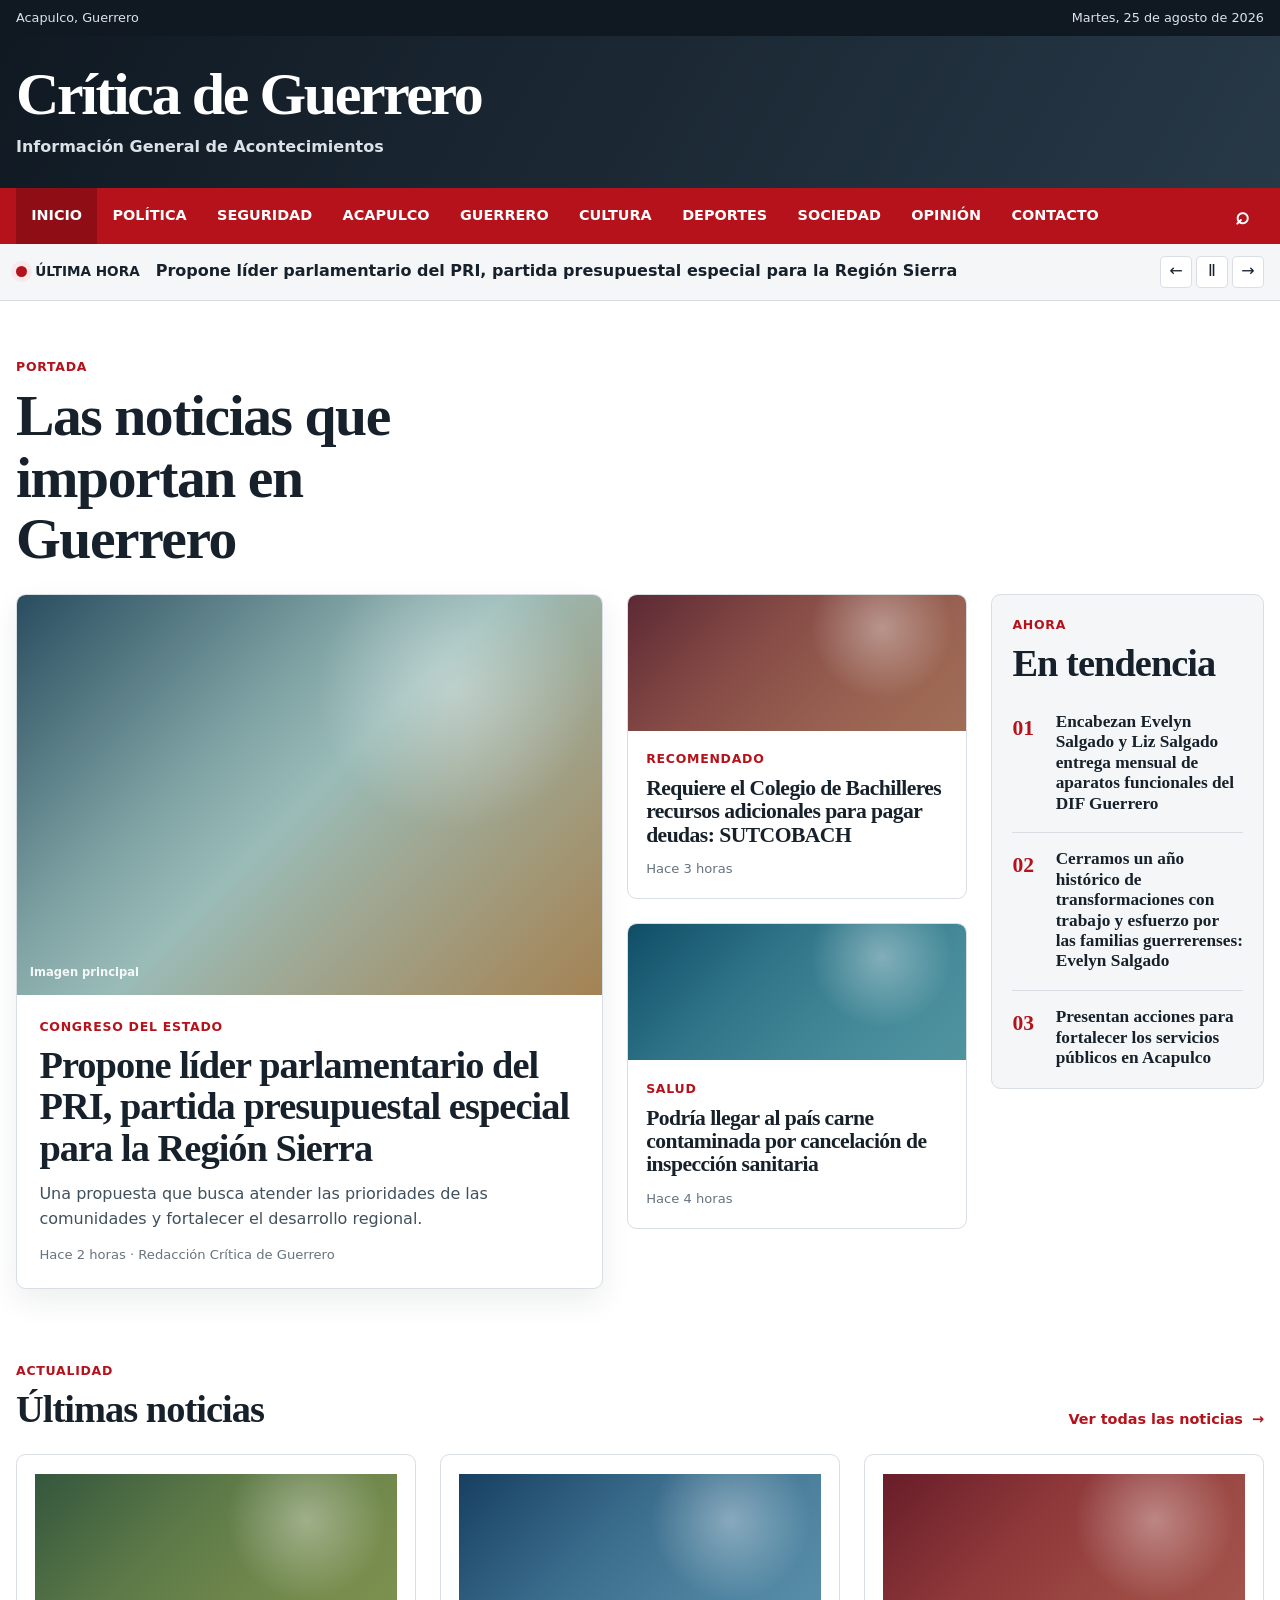
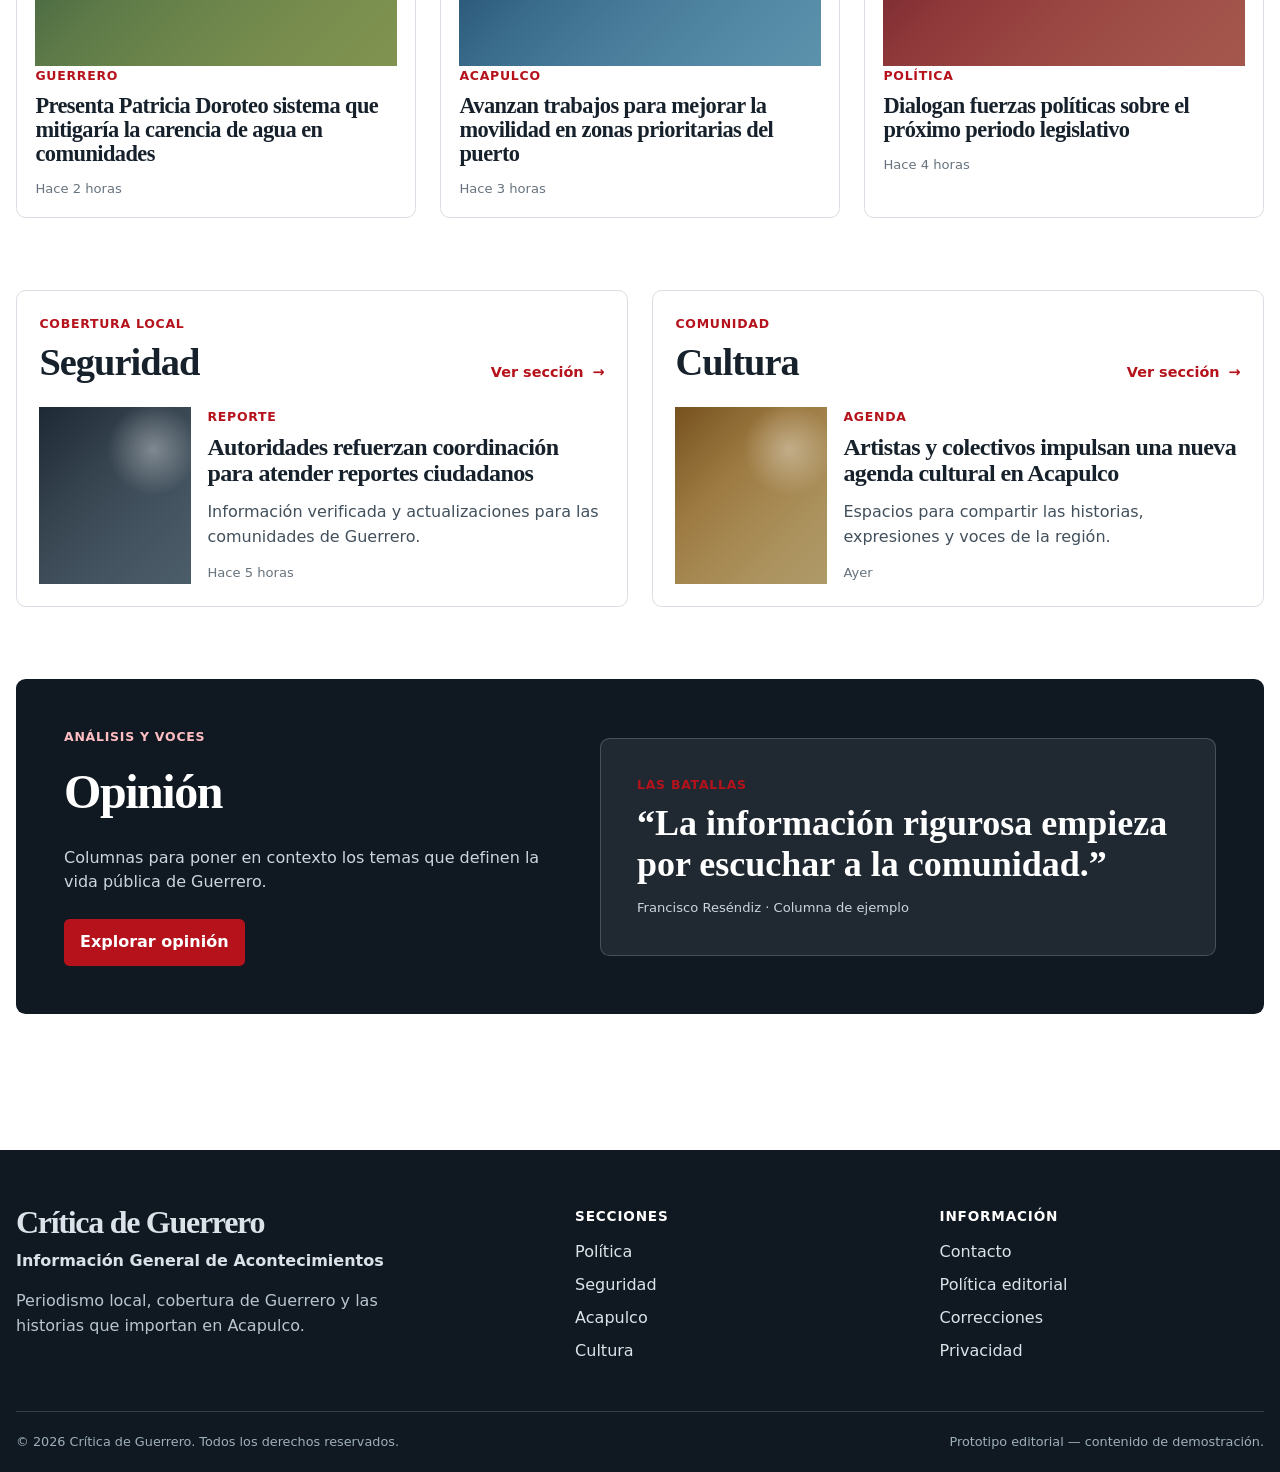
<file: index.html>
<!doctype html>
<html lang="es-MX">
  <head>
    <meta charset="UTF-8" />
    <meta name="viewport" content="width=device-width, initial-scale=1" />
    <meta name="description" content="Crítica de Guerrero: información general de acontecimientos en Guerrero y Acapulco." />
    <title>Crítica de Guerrero | Información General de Acontecimientos</title>
    <link rel="stylesheet" href="/assets/css/site.css" />
    <script src="/assets/js/site.js" defer></script>
  </head>
  <body>
    <a class="skip-link" href="#contenido">Saltar al contenido</a>

    <header class="site-header">
      <div class="utility-bar">
        <div class="shell utility-bar__content">
          <p>Acapulco, Guerrero</p>
          <p><time datetime="2026-08-25">Martes, 25 de agosto de 2026</time></p>
        </div>
      </div>

      <div class="masthead">
        <div class="shell masthead__content">
          <a class="brand" href="/" aria-label="Crítica de Guerrero, inicio">
            <span class="brand__name">Crítica de Guerrero</span>
            <span class="brand__tagline">Información General de Acontecimientos</span>
          </a>
          <button class="menu-toggle" type="button" aria-expanded="false" aria-controls="primary-navigation">
            <span class="menu-toggle__label">Menú</span>
            <span class="menu-toggle__icon" aria-hidden="true"></span>
          </button>
        </div>
      </div>

      <nav class="primary-navigation" id="primary-navigation" aria-label="Navegación principal">
        <div class="shell primary-navigation__content">
          <a class="is-current" href="/" aria-current="page">Inicio</a>
          <a href="#politica">Política</a>
          <a href="#seguridad">Seguridad</a>
          <a href="#acapulco">Acapulco</a>
          <a href="#guerrero">Guerrero</a>
          <a href="#cultura">Cultura</a>
          <a href="#deportes">Deportes</a>
          <a href="#sociedad">Sociedad</a>
          <a href="#opinion">Opinión</a>
          <a href="#contacto">Contacto</a>
          <button class="search-button" type="button" aria-label="Abrir búsqueda">⌕</button>
        </div>
      </nav>

      <section class="ticker" aria-label="Última hora">
        <div class="shell ticker__content">
          <div class="ticker__label"><span aria-hidden="true"></span>Última hora</div>
          <a class="ticker__headline" href="#principal" data-ticker-link>Propone líder parlamentario del PRI, partida presupuestal especial para la Región Sierra</a>
          <div class="ticker__controls">
            <button type="button" class="ticker__button" data-ticker-previous aria-label="Titular anterior">←</button>
            <button type="button" class="ticker__button" data-ticker-toggle aria-label="Pausar titulares" aria-pressed="false">Ⅱ</button>
            <button type="button" class="ticker__button" data-ticker-next aria-label="Siguiente titular">→</button>
          </div>
        </div>
      </section>
    </header>

    <main id="contenido">
      <section class="hero shell" aria-labelledby="principal-heading">
        <div class="section-heading">
          <p class="eyebrow">Portada</p>
          <h1 id="principal-heading">Las noticias que importan en Guerrero</h1>
        </div>

        <div class="hero-grid">
          <article class="lead-story" id="principal">
            <div class="story-visual story-visual--lead" aria-hidden="true"><span>Imagen principal</span></div>
            <div class="lead-story__content">
              <p class="story-label">Congreso del Estado</p>
              <h2><a href="#">Propone líder parlamentario del PRI, partida presupuestal especial para la Región Sierra</a></h2>
              <p class="story-summary">Una propuesta que busca atender las prioridades de las comunidades y fortalecer el desarrollo regional.</p>
              <p class="story-meta"><time datetime="2026-08-25T08:30:00-06:00">Hace 2 horas</time> · Redacción Crítica de Guerrero</p>
            </div>
          </article>

          <div class="hero-secondary" aria-label="Historias destacadas">
            <article class="story-card story-card--compact">
              <div class="story-visual story-visual--warm" aria-hidden="true"></div>
              <div>
                <p class="story-label">Recomendado</p>
                <h2><a href="#">Requiere el Colegio de Bachilleres recursos adicionales para pagar deudas: SUTCOBACH</a></h2>
                <p class="story-meta"><time datetime="2026-08-25T07:40:00-06:00">Hace 3 horas</time></p>
              </div>
            </article>
            <article class="story-card story-card--compact">
              <div class="story-visual story-visual--sea" aria-hidden="true"></div>
              <div>
                <p class="story-label">Salud</p>
                <h2><a href="#">Podría llegar al país carne contaminada por cancelación de inspección sanitaria</a></h2>
                <p class="story-meta"><time datetime="2026-08-25T06:55:00-06:00">Hace 4 horas</time></p>
              </div>
            </article>
          </div>

          <aside class="trending" aria-labelledby="tendencias-heading">
            <div class="section-heading section-heading--small">
              <p class="eyebrow">Ahora</p>
              <h2 id="tendencias-heading">En tendencia</h2>
            </div>
            <ol class="trending-list">
              <li>
                <span>01</span>
                <a href="#">Encabezan Evelyn Salgado y Liz Salgado entrega mensual de aparatos funcionales del DIF Guerrero</a>
              </li>
              <li>
                <span>02</span>
                <a href="#">Cerramos un año histórico de transformaciones con trabajo y esfuerzo por las familias guerrerenses: Evelyn Salgado</a>
              </li>
              <li>
                <span>03</span>
                <a href="#">Presentan acciones para fortalecer los servicios públicos en Acapulco</a>
              </li>
            </ol>
          </aside>
        </div>
      </section>

      <section class="news-section shell" id="guerrero" aria-labelledby="ultimas-heading">
        <div class="section-heading section-heading--row">
          <div>
            <p class="eyebrow">Actualidad</p>
            <h2 id="ultimas-heading">Últimas noticias</h2>
          </div>
          <a class="text-link" href="#">Ver todas las noticias <span aria-hidden="true">→</span></a>
        </div>
        <div class="latest-grid">
          <article class="story-card">
            <div class="story-visual story-visual--green" aria-hidden="true"></div>
            <p class="story-label">Guerrero</p>
            <h3><a href="#">Presenta Patricia Doroteo sistema que mitigaría la carencia de agua en comunidades</a></h3>
            <p class="story-meta"><time datetime="2026-08-25T08:05:00-06:00">Hace 2 horas</time></p>
          </article>
          <article class="story-card" id="acapulco">
            <div class="story-visual story-visual--blue" aria-hidden="true"></div>
            <p class="story-label">Acapulco</p>
            <h3><a href="#">Avanzan trabajos para mejorar la movilidad en zonas prioritarias del puerto</a></h3>
            <p class="story-meta"><time datetime="2026-08-25T07:15:00-06:00">Hace 3 horas</time></p>
          </article>
          <article class="story-card" id="politica">
            <div class="story-visual story-visual--red" aria-hidden="true"></div>
            <p class="story-label">Política</p>
            <h3><a href="#">Dialogan fuerzas políticas sobre el próximo periodo legislativo</a></h3>
            <p class="story-meta"><time datetime="2026-08-25T06:30:00-06:00">Hace 4 horas</time></p>
          </article>
        </div>
      </section>

      <section class="section-split shell">
        <div class="section-panel" id="seguridad">
          <div class="section-heading section-heading--row">
            <div>
              <p class="eyebrow">Cobertura local</p>
              <h2>Seguridad</h2>
            </div>
            <a class="text-link" href="#">Ver sección <span aria-hidden="true">→</span></a>
          </div>
          <article class="horizontal-story">
            <div class="story-visual story-visual--dark" aria-hidden="true"></div>
            <div>
              <p class="story-label">Reporte</p>
              <h3><a href="#">Autoridades refuerzan coordinación para atender reportes ciudadanos</a></h3>
              <p class="story-summary">Información verificada y actualizaciones para las comunidades de Guerrero.</p>
              <p class="story-meta"><time datetime="2026-08-25T05:45:00-06:00">Hace 5 horas</time></p>
            </div>
          </article>
        </div>

        <div class="section-panel" id="cultura">
          <div class="section-heading section-heading--row">
            <div>
              <p class="eyebrow">Comunidad</p>
              <h2>Cultura</h2>
            </div>
            <a class="text-link" href="#">Ver sección <span aria-hidden="true">→</span></a>
          </div>
          <article class="horizontal-story">
            <div class="story-visual story-visual--gold" aria-hidden="true"></div>
            <div>
              <p class="story-label">Agenda</p>
              <h3><a href="#">Artistas y colectivos impulsan una nueva agenda cultural en Acapulco</a></h3>
              <p class="story-summary">Espacios para compartir las historias, expresiones y voces de la región.</p>
              <p class="story-meta"><time datetime="2026-08-24T18:30:00-06:00">Ayer</time></p>
            </div>
          </article>
        </div>
      </section>

      <section class="opinion shell" id="opinion" aria-labelledby="opinion-heading">
        <div class="opinion__intro">
          <p class="eyebrow">Análisis y voces</p>
          <h2 id="opinion-heading">Opinión</h2>
          <p>Columnas para poner en contexto los temas que definen la vida pública de Guerrero.</p>
          <a class="button-link" href="#">Explorar opinión</a>
        </div>
        <article class="opinion-card">
          <p class="story-label">Las Batallas</p>
          <blockquote>“La información rigurosa empieza por escuchar a la comunidad.”</blockquote>
          <p class="story-meta">Francisco Reséndiz · Columna de ejemplo</p>
        </article>
      </section>
    </main>

    <footer class="site-footer" id="contacto">
      <div class="shell site-footer__grid">
        <div>
          <a class="brand brand--footer" href="/">
            <span class="brand__name">Crítica de Guerrero</span>
            <span class="brand__tagline">Información General de Acontecimientos</span>
          </a>
          <p class="site-footer__description">Periodismo local, cobertura de Guerrero y las historias que importan en Acapulco.</p>
        </div>
        <div>
          <h2>Secciones</h2>
          <ul>
            <li><a href="#politica">Política</a></li>
            <li><a href="#seguridad">Seguridad</a></li>
            <li><a href="#acapulco">Acapulco</a></li>
            <li><a href="#cultura">Cultura</a></li>
          </ul>
        </div>
        <div>
          <h2>Información</h2>
          <ul>
            <li><a href="#">Contacto</a></li>
            <li><a href="#">Política editorial</a></li>
            <li><a href="#">Correcciones</a></li>
            <li><a href="#">Privacidad</a></li>
          </ul>
        </div>
      </div>
      <div class="shell site-footer__bottom">
        <p>© <span data-current-year>2026</span> Crítica de Guerrero. Todos los derechos reservados.</p>
        <p>Prototipo editorial — contenido de demostración.</p>
      </div>
    </footer>
  </body>
</html>
</file>
<file: assets/css/site.css>
:root {
  --ink: #17212b;
  --ink-soft: #41505c;
  --muted: #67737e;
  --surface: #ffffff;
  --surface-subtle: #f4f6f7;
  --surface-dark: #101922;
  --line: #d8dee3;
  --brand: #b5121b;
  --brand-dark: #8f0d15;
  --brand-soft: #f8e9ea;
  --focus: #005fcc;
  --radius: 0.6rem;
  --shadow: 0 12px 30px rgba(23, 33, 43, 0.08);
  --shell: 78rem;
  --serif: Georgia, "Times New Roman", serif;
  --sans: Inter, ui-sans-serif, system-ui, -apple-system, BlinkMacSystemFont, "Segoe UI", sans-serif;
}

* { box-sizing: border-box; }
html { scroll-behavior: smooth; }
body { margin: 0; color: var(--ink); background: var(--surface); font-family: var(--sans); line-height: 1.55; }
a { color: inherit; text-decoration-thickness: 0.09em; text-underline-offset: 0.16em; }
a:hover { color: var(--brand); }
a:focus-visible, button:focus-visible { outline: 3px solid var(--focus); outline-offset: 3px; }
button { font: inherit; }
.shell { width: min(calc(100% - 2rem), var(--shell)); margin-inline: auto; }
.skip-link { position: fixed; z-index: 20; top: 0.75rem; left: 0.75rem; padding: 0.75rem 1rem; color: #fff; background: var(--focus); transform: translateY(-200%); }
.skip-link:focus { transform: translateY(0); }

.utility-bar { color: #dce3e8; background: #101922; font-size: 0.8rem; }
.utility-bar__content { display: flex; justify-content: space-between; gap: 1rem; padding-block: 0.5rem; }
.utility-bar p { margin: 0; }

.masthead { color: #fff; background: linear-gradient(120deg, #101922, #273847); }
.masthead__content { display: flex; align-items: center; justify-content: space-between; min-height: 9.5rem; gap: 1rem; }
.brand { display: inline-grid; color: inherit; text-decoration: none; }
.brand:hover { color: #fff; }
.brand__name { font-family: var(--serif); font-size: clamp(2rem, 5vw, 3.75rem); font-weight: 700; letter-spacing: -0.04em; line-height: 1; }
.brand__tagline { margin-top: 0.65rem; color: #dbe2e7; font-size: clamp(0.85rem, 1.6vw, 1rem); font-weight: 600; }
.menu-toggle { display: none; border: 1px solid rgba(255,255,255,.55); border-radius: var(--radius); padding: 0.6rem 0.8rem; color: #fff; background: transparent; cursor: pointer; }
.menu-toggle__icon { display: inline-block; width: 1.2rem; height: 0.8rem; margin-left: 0.45rem; vertical-align: middle; border-top: 2px solid currentColor; border-bottom: 2px solid currentColor; }

.primary-navigation { position: relative; z-index: 5; background: var(--brand); }
.primary-navigation__content { display: flex; align-items: stretch; overflow-x: auto; }
.primary-navigation a, .search-button { flex: 0 0 auto; padding: 1rem 0.95rem; border: 0; color: #fff; background: transparent; font-size: 0.9rem; font-weight: 750; text-decoration: none; text-transform: uppercase; }
.primary-navigation a:hover, .primary-navigation a:focus-visible, .primary-navigation .is-current { color: #fff; background: var(--brand-dark); }
.search-button { margin-left: auto; cursor: pointer; font-size: 1.5rem; line-height: 1; }

.ticker { border-bottom: 1px solid var(--line); background: var(--surface-subtle); }
.ticker__content { display: grid; grid-template-columns: auto 1fr auto; align-items: center; min-height: 3.5rem; gap: 1rem; }
.ticker__label { display: flex; align-items: center; gap: 0.5rem; font-size: 0.85rem; font-weight: 800; text-transform: uppercase; white-space: nowrap; }
.ticker__label span { width: 0.7rem; height: 0.7rem; border-radius: 50%; background: var(--brand); box-shadow: 0 0 0 5px var(--brand-soft); }
.ticker__headline { overflow: hidden; color: var(--ink); font-weight: 700; text-decoration: none; text-overflow: ellipsis; white-space: nowrap; }
.ticker__controls { display: flex; gap: 0.25rem; }
.ticker__button { display: grid; width: 2rem; height: 2rem; place-items: center; border: 1px solid var(--line); border-radius: 0.3rem; color: var(--ink); background: #fff; cursor: pointer; }
.ticker__button:hover { color: #fff; border-color: var(--brand); background: var(--brand); }

main { padding-block: 3.5rem 4rem; }
.hero, .news-section, .section-split, .opinion { margin-bottom: 4.5rem; }
.section-heading { margin-bottom: 1.5rem; }
.section-heading h1, .section-heading h2, .story-card h2, .story-card h3, .lead-story h2, .horizontal-story h3 { margin: 0; font-family: var(--serif); line-height: 1.07; letter-spacing: -0.025em; }
.section-heading h1 { max-width: 18ch; font-size: clamp(2.2rem, 4.5vw, 4rem); }
.section-heading h2 { font-size: clamp(1.7rem, 3vw, 2.4rem); }
.section-heading--row { display: flex; align-items: end; justify-content: space-between; gap: 1.25rem; }
.eyebrow, .story-label { margin: 0 0 0.55rem; color: var(--brand); font-size: 0.78rem; font-weight: 850; letter-spacing: 0.06em; text-transform: uppercase; }
.text-link { flex: 0 0 auto; color: var(--brand); font-size: 0.9rem; font-weight: 800; text-decoration: none; }
.text-link span { margin-left: 0.25rem; }

.hero-grid { display: grid; grid-template-columns: minmax(0, 1.55fr) minmax(16rem, .9fr) minmax(15rem, .72fr); gap: 1.5rem; align-items: start; }
.lead-story, .story-card, .trending, .section-panel, .opinion-card { border: 1px solid var(--line); border-radius: var(--radius); background: #fff; overflow: hidden; }
.lead-story { box-shadow: var(--shadow); }
.story-visual { position: relative; min-height: 11rem; overflow: hidden; background: linear-gradient(135deg, #a7bac7, #5c7486); }
.story-visual::before { position: absolute; inset: 0; background: radial-gradient(circle at 75% 24%, rgba(255,255,255,.35), transparent 26%), linear-gradient(135deg, transparent 35%, rgba(11,28,43,.24)); content: ""; }
.story-visual span { position: absolute; bottom: 0.8rem; left: 0.8rem; z-index: 1; color: rgba(255,255,255,.9); font-size: 0.72rem; font-weight: 700; }
.story-visual--lead { min-height: 25rem; background: linear-gradient(135deg, #294d5f, #a2c5c0 50%, #d3a361); }
.story-visual--warm { background: linear-gradient(135deg, #5c2934, #cf8765); }
.story-visual--sea { background: linear-gradient(135deg, #0f4d66, #66b9c4); }
.story-visual--green { background: linear-gradient(135deg, #34573d, #a6b85b); }
.story-visual--blue { background: linear-gradient(135deg, #173f61, #75b7d4); }
.story-visual--red { background: linear-gradient(135deg, #681d29, #d46a58); }
.story-visual--dark { background: linear-gradient(135deg, #1d2934, #60717e); }
.story-visual--gold { background: linear-gradient(135deg, #76511f, #e1c17c); }
.lead-story__content { padding: 1.4rem; }
.lead-story h2 { font-size: clamp(1.85rem, 3vw, 3.05rem); }
.lead-story h2 a, .story-card h2 a, .story-card h3 a, .horizontal-story h3 a, .trending a { color: inherit; text-decoration: none; }
.story-summary { margin: 0.85rem 0; color: var(--ink-soft); }
.story-meta { margin: 0.8rem 0 0; color: var(--muted); font-size: 0.82rem; }
.hero-secondary { display: grid; gap: 1.5rem; }
.story-card--compact { display: grid; gap: 0; }
.story-card--compact .story-visual { min-height: 8.5rem; }
.story-card--compact > div:last-child, .story-card:not(.story-card--compact) { padding: 1.15rem; }
.story-card h2 { font-size: 1.35rem; }
.story-card h3 { font-size: 1.4rem; }
.trending { padding: 1.25rem; background: var(--surface-subtle); }
.section-heading--small { margin-bottom: 0.75rem; }
.trending-list { display: grid; gap: 1.15rem; margin: 0; padding: 0; list-style: none; counter-reset: item; }
.trending-list li { display: grid; grid-template-columns: 2rem 1fr; gap: 0.7rem; align-items: start; padding-top: 1rem; border-top: 1px solid var(--line); }
.trending-list li:first-child { border-top: 0; }
.trending-list span { color: var(--brand); font-family: var(--serif); font-size: 1.35rem; font-weight: 700; }
.trending-list a { font-family: var(--serif); font-size: 1.08rem; font-weight: 700; line-height: 1.18; }

.latest-grid { display: grid; grid-template-columns: repeat(3, 1fr); gap: 1.5rem; }
.latest-grid .story-visual { min-height: 12rem; }
.section-split { display: grid; grid-template-columns: repeat(2, 1fr); gap: 1.5rem; }
.section-panel { padding: 1.4rem; }
.horizontal-story { display: grid; grid-template-columns: 9.5rem 1fr; gap: 1rem; }
.horizontal-story .story-visual { min-height: 100%; }
.horizontal-story h3 { font-size: 1.5rem; }

.opinion { display: grid; grid-template-columns: .9fr 1.1fr; gap: 2rem; padding: clamp(1.5rem, 4vw, 3rem); color: #fff; border-radius: var(--radius); background: var(--surface-dark); }
.opinion .eyebrow { color: #ffbec2; }
.opinion h2 { margin: 0; font-family: var(--serif); font-size: clamp(2rem, 4vw, 3rem); letter-spacing: -0.03em; }
.opinion__intro > p:not(.eyebrow) { color: #cbd5dc; }
.button-link { display: inline-block; margin-top: 0.5rem; padding: 0.7rem 1rem; border-radius: 0.35rem; color: #fff; background: var(--brand); font-weight: 800; text-decoration: none; }
.button-link:hover { color: #fff; background: var(--brand-dark); }
.opinion-card { align-self: center; padding: clamp(1.4rem, 3vw, 2.25rem); border-color: rgba(255,255,255,.18); background: rgba(255,255,255,.07); }
.opinion-card blockquote { margin: 0; font-family: var(--serif); font-size: clamp(1.5rem, 3vw, 2.25rem); font-weight: 700; line-height: 1.15; }
.opinion-card .story-meta { color: #cbd5dc; }

.site-footer { padding-top: 3.5rem; color: #dce3e8; background: #101922; }
.site-footer__grid { display: grid; grid-template-columns: 1.6fr 1fr 1fr; gap: 2.5rem; padding-bottom: 3rem; }
.brand--footer .brand__name { font-size: 2rem; }
.site-footer__description { max-width: 38ch; color: #b8c5cf; }
.site-footer h2 { margin: 0 0 0.8rem; color: #fff; font-size: 0.85rem; letter-spacing: .06em; text-transform: uppercase; }
.site-footer ul { display: grid; gap: 0.5rem; margin: 0; padding: 0; list-style: none; }
.site-footer a { color: #dce3e8; text-decoration: none; }
.site-footer a:hover { color: #fff; text-decoration: underline; }
.site-footer__bottom { display: flex; justify-content: space-between; gap: 1rem; padding-block: 1.25rem; border-top: 1px solid rgba(255,255,255,.16); color: #9eafbb; font-size: .8rem; }
.site-footer__bottom p { margin: 0; }

@media (max-width: 68rem) {
  .hero-grid { grid-template-columns: minmax(0, 1.35fr) minmax(16rem, .85fr); }
  .trending { grid-column: 1 / -1; }
  .trending-list { grid-template-columns: repeat(3, 1fr); }
}

@media (max-width: 48rem) {
  .masthead__content { min-height: 7.75rem; }
  .menu-toggle { display: block; }
  .primary-navigation { display: none; }
  .primary-navigation.is-open { display: block; }
  .primary-navigation__content { display: flex; flex-direction: column; width: min(100%, var(--shell)); padding-block: 0.5rem; overflow: visible; }
  .primary-navigation a, .search-button { width: 100%; margin: 0; text-align: left; }
  .ticker__content { grid-template-columns: auto 1fr; gap: 0.75rem; }
  .ticker__controls { grid-column: 2; justify-content: flex-end; margin-top: -0.35rem; margin-bottom: 0.5rem; }
  .ticker__headline { white-space: normal; }
  .hero-grid, .latest-grid, .section-split, .opinion, .site-footer__grid { grid-template-columns: 1fr; }
  .hero-secondary { grid-template-columns: repeat(2, minmax(0, 1fr)); }
  .trending-list { grid-template-columns: 1fr; }
  .section-heading--row { align-items: start; }
  .horizontal-story { grid-template-columns: 7rem 1fr; }
  .site-footer__bottom { flex-direction: column; }
}

@media (max-width: 35rem) {
  .utility-bar__content { align-items: start; flex-direction: column; gap: 0.1rem; }
  .hero-secondary { grid-template-columns: 1fr; }
  .lead-story h2 { font-size: 2rem; }
  .story-visual--lead { min-height: 17rem; }
  .horizontal-story { grid-template-columns: 1fr; }
  .horizontal-story .story-visual { min-height: 10rem; }
}

@media (prefers-reduced-motion: reduce) {
  html { scroll-behavior: auto; }
  *, *::before, *::after { animation-duration: .01ms !important; animation-iteration-count: 1 !important; transition-duration: .01ms !important; }
}
</file>
